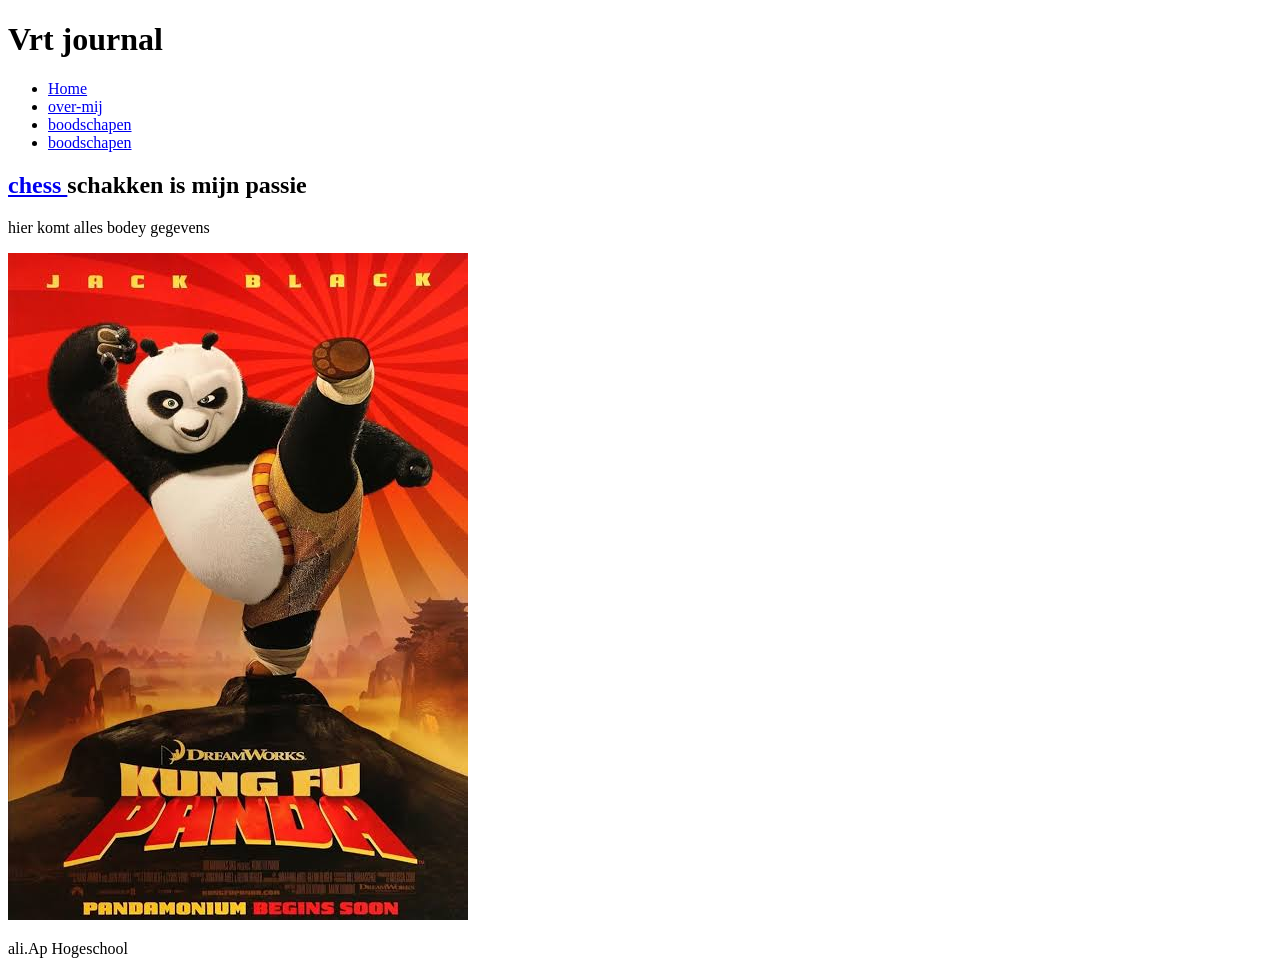
<file: labo-1/index.html>
<!DOCTYPE html>
<html lang="en">
<head>
    <meta charset="UTF-8">
    <meta name="viewport" content="width=device-width, initial-scale=1.0">
    <title>Vrt Journal</title>
  
</head>
<body>
    
    <header>
        <h1>Vrt journal</h1>
        <nav>
            <ul>
                <li><a href="index.html">Home</a></li>
                <li> <a href="over-mij.html">over-mij</a></li>
                <li> <a href="boodschappenLijst.html"> boodschapen</a></li>
                <li> <a href="boodschappenLijst.html"> boodschapen</a></li>

            

            </ul>
        </nav>
    </header>
    <main>
        <h2> <a href="https://www.chess.com/login_and_go?returnUrl=https://www.chess.com/home"> chess </a>schakken is mijn passie</h2>
    </main>
    <p>hier komt alles bodey gegevens</p>
    <img src="afbeelding/images.jpeg">

    <footer>
        <p>ali.Ap Hogeschool</p>
    </footer>
</body>
</html>
</file>
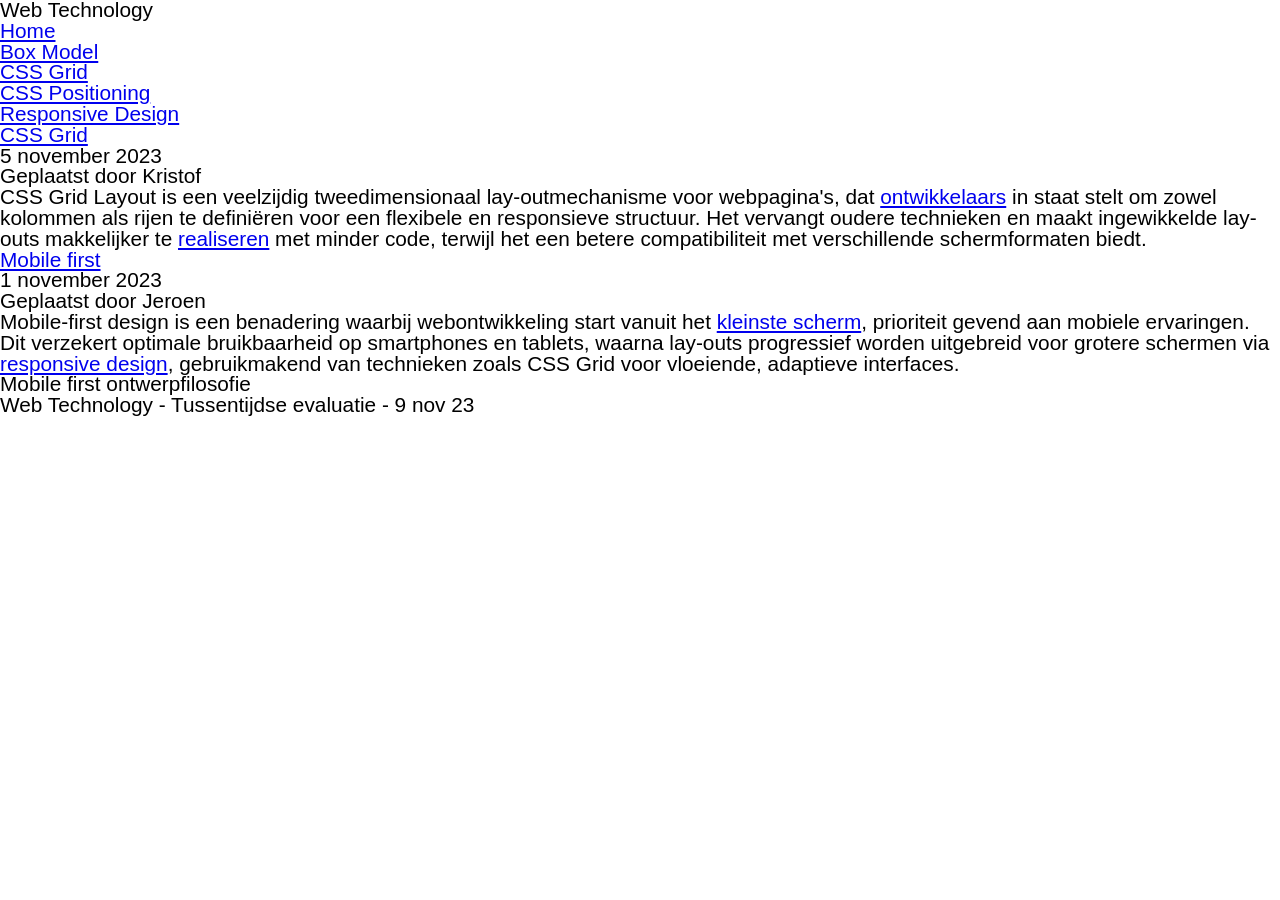
<file: 2324_WT_tussentijdse_evaluatie_november/opdracht/index.html>
<!DOCTYPE html>
<html lang="en">
<head>
	<meta charset="UTF-8">
	<meta http-equiv="X-UA-Compatible" content="IE=edge">
	<meta name="viewport" content="width=device-width, initial-scale=1.0">
	<link rel="stylesheet" href="reset.css">
	<link rel="stylesheet" href="stijl.css">
	<title>Web Technology - Tussentijdse test - 9 november 2023</title>
</head>
<body>
    <header>
        <h3><span></span><span></span><span></span></h3>
        <h1>Web Technology</h1>
        <nav>
            <ul>
                <li>
                    <a href="#" class="geselecteerd">Home</a>
                </li>
                <li>
                    <a href="#">Box Model</a>
                </li>
                <li>
                    <a href="#">CSS Grid</a>
                </li>
                <li>
                    <a href="#">CSS Positioning</a>
                </li>
                <li>
                    <a href="#">Responsive Design</a>
                </li>
            </ul>
        </nav>
    </header>
    <main>
        <article>
            <h2><a href="#">CSS Grid</a></h2>
            <h4>5 november 2023<br>Geplaatst door Kristof</h4>
            <p>CSS Grid Layout is een veelzijdig tweedimensionaal lay-outmechanisme voor webpagina's, dat <a href="#">ontwikkelaars</a> in staat stelt om zowel kolommen als rijen te definiëren voor een flexibele en responsieve structuur. Het vervangt oudere technieken en maakt ingewikkelde lay-outs makkelijker te <a href="#">realiseren</a> met minder code, terwijl het een betere compatibiliteit met verschillende schermformaten biedt.</p>
            <ul class="figuur figuur_1">
                <li></li>
                <li></li>
                <li></li>
                <li></li>
                <li></li>
            </ul>
        </article>
        <article>
            <h2><a href="#"> Mobile first</a></h2>
            <h4>1 november 2023<br>Geplaatst door Jeroen</h4>
            <p>Mobile-first design is een benadering waarbij webontwikkeling start vanuit het <a href="#">kleinste scherm</a>, prioriteit gevend aan mobiele ervaringen. Dit verzekert optimale bruikbaarheid op smartphones en tablets, waarna lay-outs progressief worden uitgebreid voor grotere schermen via <a href="#">responsive design</a>, gebruikmakend van technieken zoals CSS Grid voor vloeiende, adaptieve interfaces.</p>
            <div class="figuur figuur_2">
                <h3>Mobile first ontwerpfilosofie</h3>
                <p></p>
                <p></p>
            </div>
        </article>
    </main>
    <footer>
        <p>Web Technology - Tussentijdse evaluatie - 9 nov 23</p>
    </footer>
</body>
</html>
</file>
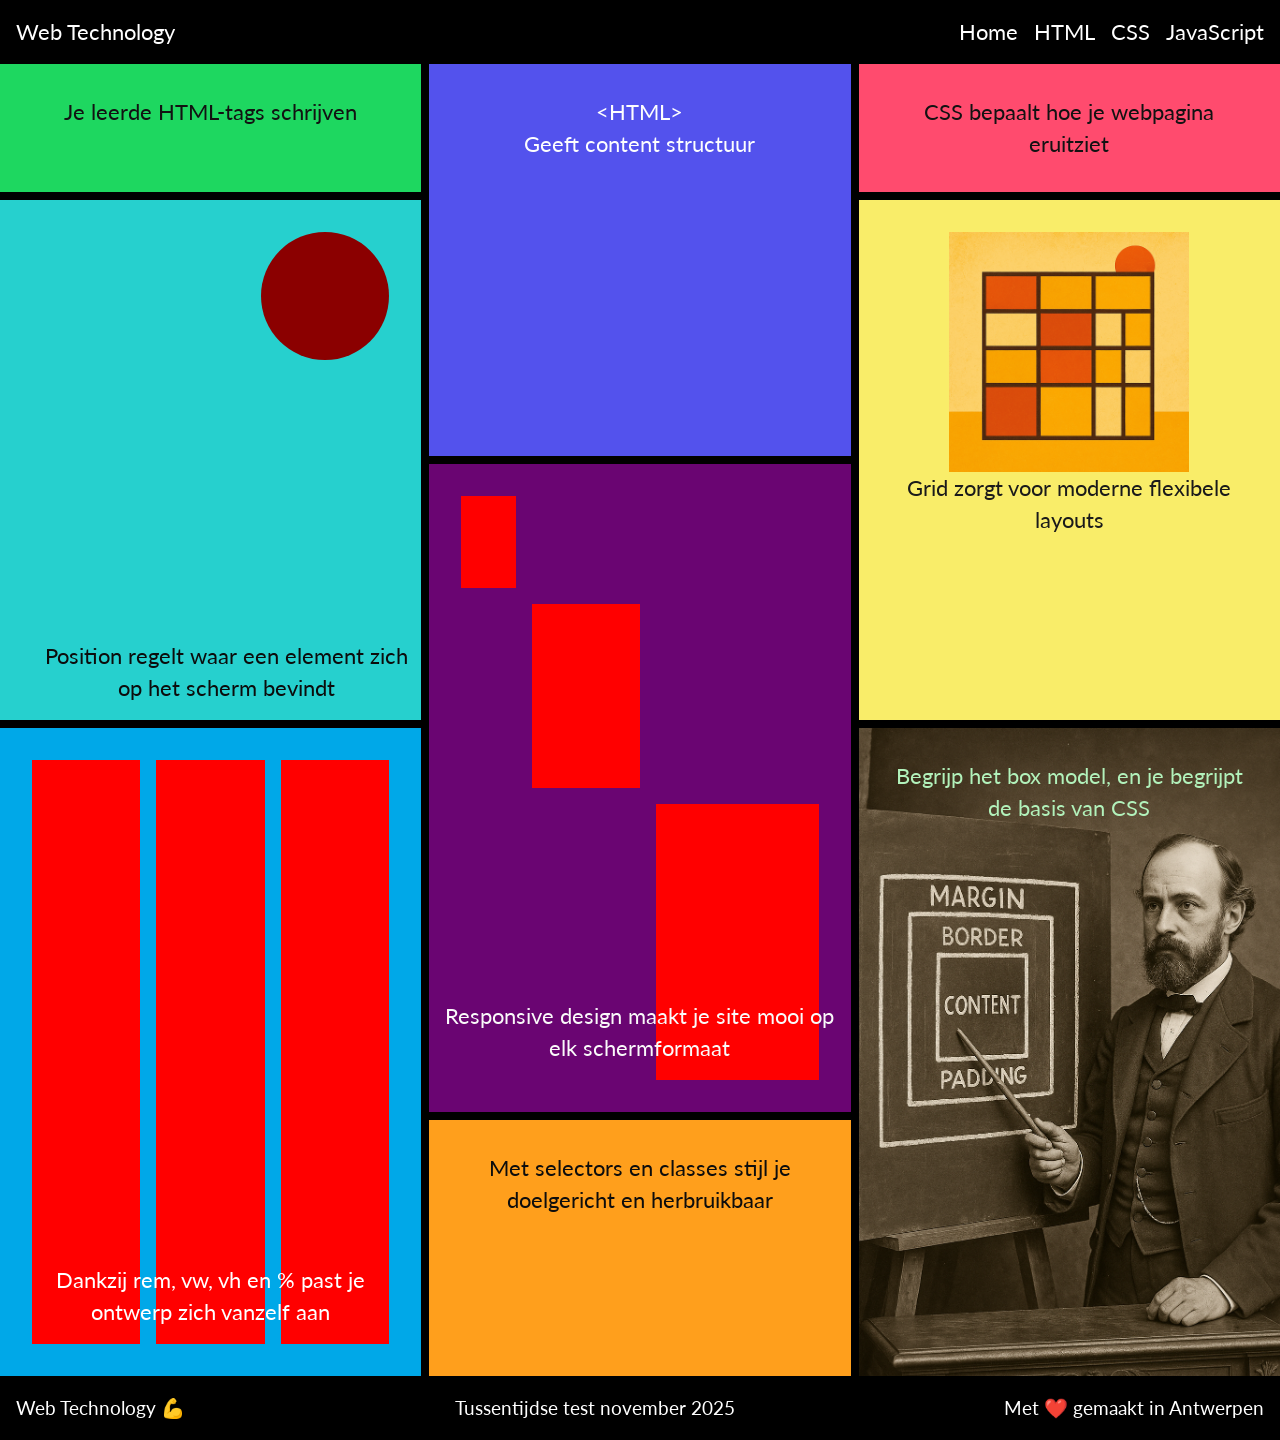
<file: 2526_wt_vaardigheidstoets_november_25 - kopie/opdracht/index.html>
<!DOCTYPE html>
<html lang="en">
<head>
	<meta charset="UTF-8">
	<meta http-equiv="X-UA-Compatible" content="IE=edge">
	<meta name="viewport" content="width=device-width, initial-scale=1.0">
	<link rel="stylesheet" href="reset.css">
	<link rel="preconnect" href="https://fonts.googleapis.com">
	<link rel="preconnect" href="https://fonts.gstatic.com" crossorigin>
	<link href="https://fonts.googleapis.com/css2?family=Lato:ital,wght@0,100;0,300;0,400;0,700;0,900;1,100;1,300;1,400;1,700;1,900&display=swap" rel="stylesheet">
	<link rel="stylesheet" href="stijl.css">
	<title>Web Technology - tussentijdse test november 2025</title>
</head>
<body>
	<header>
		<h1>Web Technology</h1>
		<nav>
			<ul>
				<li><a href="">Home</a></li>
				<li><a href="">HTML</a></li>
				<li><a href="">CSS</a></li>
				<li><a href="">JavaScript</a></li>
			</ul>
		</nav>
	</header>
	<main>
		<ul>
			<li><h2>Je leerde HTML-tags schrijven</h2></li>
			<li><h4>&lt;HTML&gt;</h4>
				<h2>Geeft content structuur</h2></li>
			<li><h2>CSS bepaalt hoe je webpagina eruitziet</h2></li>
			<li>
				<p></p>
				<h2>Position regelt waar een element zich op het scherm bevindt</h2></li>
			<li>
				<img src="grid.png" alt="">
				<h2>Grid zorgt voor moderne flexibele layouts</h2></li>
			<li>
				<p></p>
				<p></p>
				<p></p>
				<h2>Responsive design maakt je site mooi op elk schermformaat</h2></li>
			<li>
				<p></p>
				<p></p>
				<p></p>
				<h2>Dankzij rem, vw, vh en % past je ontwerp zich vanzelf aan</h2></li>
			<li>
				<h2>Begrijp het box model, en je begrijpt de basis van CSS</h2></li>
			<li>

				<h2>Met selectors en classes stijl je doelgericht en herbruikbaar</h2></li>
		</ul>
	</main>
	<footer>
		<ul>
			<li>Web Technology 💪</li>
			<li>Tussentijdse test november 2025</li>
			<li>Met ❤️ gemaakt in Antwerpen</li>
		</ul>
	</footer>
</body>
</html>
</file>
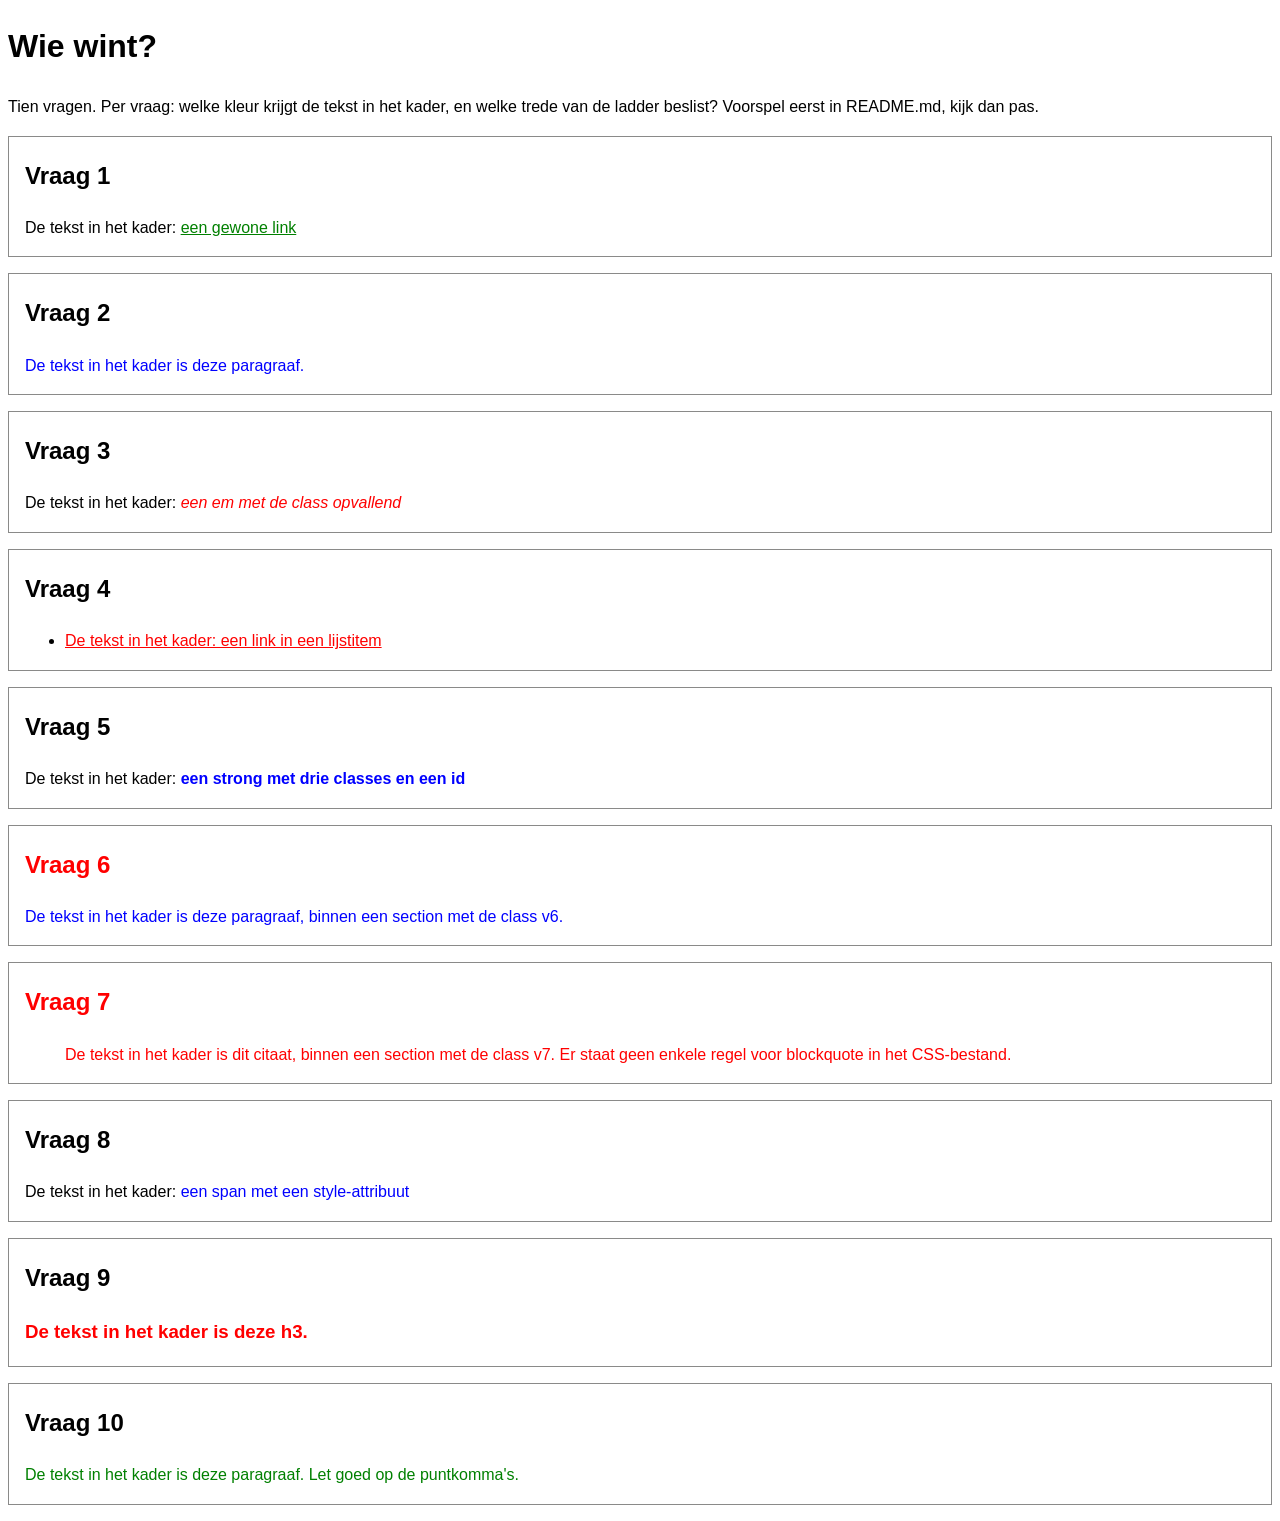
<file: labo-02/cascade/index.html>
<!-- index.html - oefening 3: voorspel, dan kijk. Wijzig dit bestand niet. -->
<!doctype html>
<html lang="nl">
  <head>
    <meta charset="utf-8">
    <meta name="viewport" content="width=device-width, initial-scale=1">
    <title>Wie wint? Tien vragen over de cascade</title>
    <link rel="stylesheet" href="css/stijl.css">
  </head>
  <body>
    <h1>Wie wint?</h1>
    <p>Tien vragen. Per vraag: welke kleur krijgt de tekst in het kader, en welke trede van de ladder beslist? Voorspel eerst in README.md, kijk dan pas.</p>

    <section class="vraag v1">
      <h2>Vraag 1</h2>
      <p>De tekst in het kader: <a href="#">een gewone link</a></p>
    </section>

    <section class="vraag v2">
      <h2>Vraag 2</h2>
      <p class="v2-tekst">De tekst in het kader is deze paragraaf.</p>
    </section>

    <section class="vraag v3">
      <h2>Vraag 3</h2>
      <p>De tekst in het kader: <em class="opvallend">een em met de class opvallend</em></p>
    </section>

    <section class="vraag v4">
      <h2>Vraag 4</h2>
      <ul>
        <li><a href="#">De tekst in het kader: een link in een lijstitem</a></li>
      </ul>
    </section>

    <section class="vraag v5">
      <h2>Vraag 5</h2>
      <p>De tekst in het kader: <strong class="een twee drie" id="v5-tekst">een strong met drie classes en een id</strong></p>
    </section>

    <section class="vraag v6">
      <h2>Vraag 6</h2>
      <p class="v6-tekst">De tekst in het kader is deze paragraaf, binnen een section met de class v6.</p>
    </section>

    <section class="vraag v7">
      <h2>Vraag 7</h2>
      <blockquote>De tekst in het kader is dit citaat, binnen een section met de class v7. Er staat geen enkele regel voor blockquote in het CSS-bestand.</blockquote>
    </section>

    <section class="vraag v8">
      <h2>Vraag 8</h2>
      <p>De tekst in het kader: <span class="v8-tekst" style="color: blue">een span met een style-attribuut</span></p>
    </section>

    <section class="vraag v9">
      <h2>Vraag 9</h2>
      <h3 class="v9-tekst">De tekst in het kader is deze h3.</h3>
    </section>

    <section class="vraag v10">
      <h2>Vraag 10</h2>
      <p class="v10-tekst">De tekst in het kader is deze paragraaf. Let goed op de puntkomma's.</p>
    </section>
  </body>
</html>
</file>
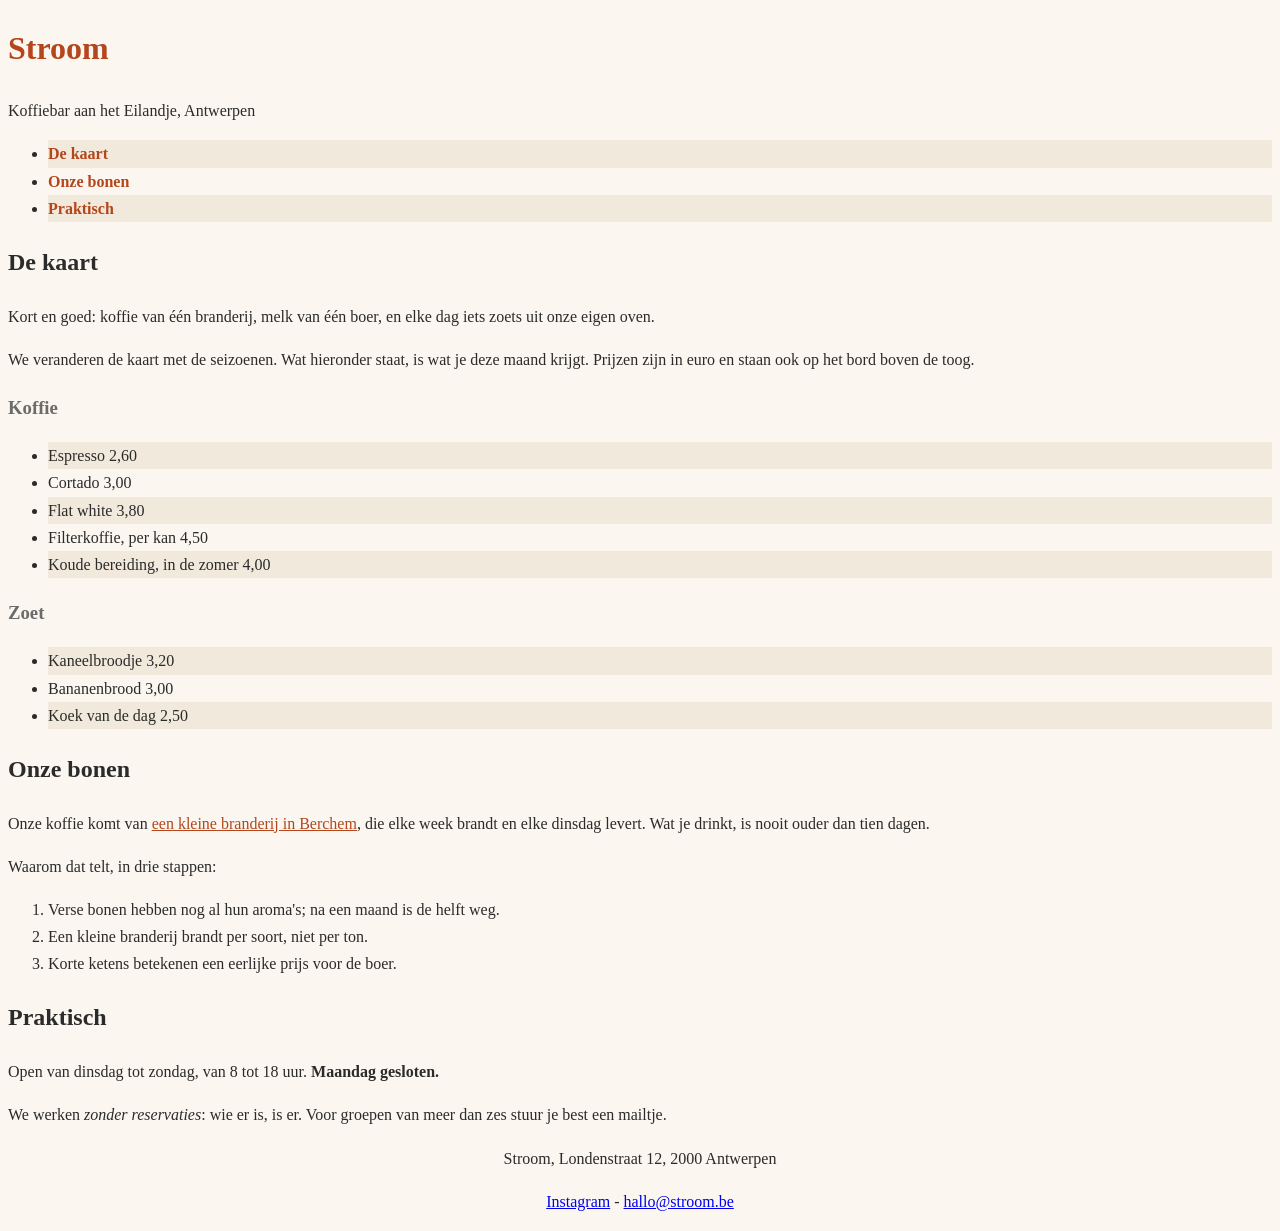
<file: labo-02/nabouw/index.html>
<!-- index.html - nabouw labo 2. Dit bestand mag je NIET wijzigen: geen class erbij, geen element verplaatst, geen style-attribuut. Jij schrijft css/stijl.css. -->
<!--
  Wat het screenshot niet kan tonen (hover en focus):
  - links in de navigatie: accentkleur, vet, geen onderstreping;
    bij hover en focus: inktkleur en onderstreept
  - links in main: accentkleur, onderstreept;
    bij hover en focus: papierkleur op een achtergrond in de accentkleur
  - links in de footer: gedempte kleur; bij hover en focus: accentkleur
-->
<!doctype html>
<html lang="nl">
  <head>
    <meta charset="utf-8">
    <meta name="viewport" content="width=device-width, initial-scale=1">
    <title>Stroom - koffiebar aan het Eilandje</title>
    <link rel="stylesheet" href="css/stijl.css">
  </head>
  <body>
    <header>
      <h1>Stroom</h1>
      <p class="slogan">Koffiebar aan het Eilandje, Antwerpen</p>
      <nav>
        <ul>
          <li><a href="#kaart">De kaart</a></li>
          <li><a href="#bonen">Onze bonen</a></li>
          <li><a href="#praktisch">Praktisch</a></li>
        </ul>
      </nav>
    </header>

    <main>
      <article>
        <h2 id="kaart">De kaart</h2>
        <p class="intro">Kort en goed: koffie van één branderij, melk van één boer, en elke dag iets zoets uit onze eigen oven.</p>
        <p>We veranderen de kaart met de seizoenen. Wat hieronder staat, is wat je deze maand krijgt. Prijzen zijn in euro en staan ook op het bord boven de toog.</p>

        <h3>Koffie</h3>
        <ul class="kaart">
          <li>Espresso <span class="prijs">2,60</span></li>
          <li>Cortado <span class="prijs">3,00</span></li>
          <li>Flat white <span class="prijs">3,80</span></li>
          <li>Filterkoffie, per kan <span class="prijs">4,50</span></li>
          <li>Koude bereiding, in de zomer <span class="prijs">4,00</span></li>
        </ul>

        <h3>Zoet</h3>
        <ul class="kaart">
          <li>Kaneelbroodje <span class="prijs">3,20</span></li>
          <li>Bananenbrood <span class="prijs">3,00</span></li>
          <li>Koek van de dag <span class="prijs">2,50</span></li>
        </ul>

        <h2 id="bonen">Onze bonen</h2>
        <p>Onze koffie komt van <a href="https://www.example.be">een kleine branderij in Berchem</a>, die elke week brandt en elke dinsdag levert. Wat je drinkt, is nooit ouder dan tien dagen.</p>
        <p>Waarom dat telt, in drie stappen:</p>
        <ol>
          <li>Verse bonen hebben nog al hun aroma's; na een maand is de helft weg.</li>
          <li>Een kleine branderij brandt per soort, niet per ton.</li>
          <li>Korte ketens betekenen een eerlijke prijs voor de boer.</li>
        </ol>

        <h2 id="praktisch">Praktisch</h2>
        <p>Open van dinsdag tot zondag, van 8 tot 18 uur. <strong>Maandag gesloten.</strong></p>
        <p>We werken <em>zonder reservaties</em>: wie er is, is er. Voor groepen van meer dan zes stuur je best een mailtje.</p>
      </article>
    </main>

    <footer>
      <p>Stroom, Londenstraat 12, 2000 Antwerpen</p>
      <p><a href="https://www.instagram.com">Instagram</a> - <a href="mailto:hallo@stroom.be">hallo@stroom.be</a></p>
    </footer>
  </body>
</html>
</file>
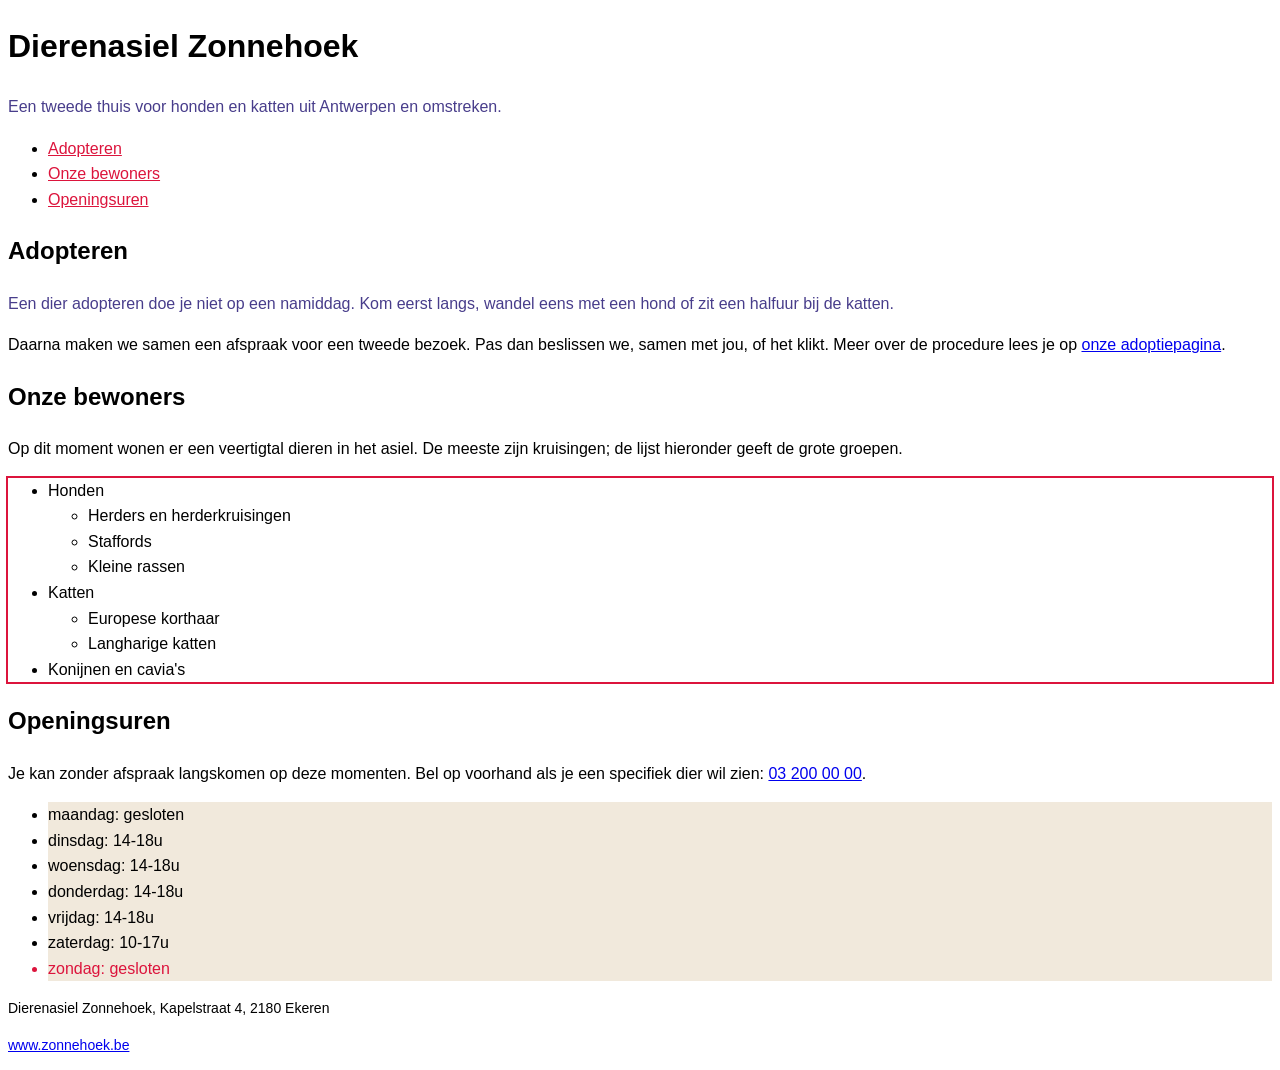
<file: labo-02/selectors/index.html>
<!-- index.html - oefening 2: selectors. Wijzig dit bestand niet; alles wat je nodig hebt, staat erin. -->
<!doctype html>
<html lang="nl">
  <head>
    <meta charset="utf-8">
    <meta name="viewport" content="width=device-width, initial-scale=1">
    <title>Dierenasiel Zonnehoek</title>
    <link rel="stylesheet" href="css/stijl.css">
  </head>
  <body>
    <header>
      <h1>Dierenasiel Zonnehoek</h1>
      <p class="slogan">Een tweede thuis voor honden en katten uit Antwerpen en omstreken.</p>
      <nav>
        <ul>
          <li><a href="#adopteren">Adopteren</a></li>
          <li><a href="#rassen">Onze bewoners</a></li>
          <li><a href="#uren">Openingsuren</a></li>
        </ul>
      </nav>
    </header>

    <main>
      <article>
        <h2 id="adopteren">Adopteren</h2>
        <p class="intro">Een dier adopteren doe je niet op een namiddag. Kom eerst langs, wandel eens met een hond of zit een halfuur bij de katten.</p>
        <p>Daarna maken we samen een afspraak voor een tweede bezoek. Pas dan beslissen we, samen met jou, of het klikt. Meer over de procedure lees je op <a href="https://www.zonnehoek.be/adoptie">onze adoptiepagina</a>.</p>

        <h2 id="rassen">Onze bewoners</h2>
        <p>Op dit moment wonen er een veertigtal dieren in het asiel. De meeste zijn kruisingen; de lijst hieronder geeft de grote groepen.</p>
        <ul class="rassen">
          <li>Honden
            <ul>
              <li>Herders en herderkruisingen</li>
              <li>Staffords</li>
              <li>Kleine rassen</li>
            </ul>
          </li>
          <li>Katten
            <ul>
              <li>Europese korthaar</li>
              <li>Langharige katten</li>
            </ul>
          </li>
          <li>Konijnen en cavia's</li>
        </ul>

        <h2 id="uren">Openingsuren</h2>
        <p>Je kan zonder afspraak langskomen op deze momenten. Bel op voorhand als je een specifiek dier wil zien: <a href="tel:+3232000000">03 200 00 00</a>.</p>
        <ul class="uren">
          <li>maandag: gesloten</li>
          <li>dinsdag: 14-18u</li>
          <li>woensdag: 14-18u</li>
          <li>donderdag: 14-18u</li>
          <li>vrijdag: 14-18u</li>
          <li>zaterdag: 10-17u</li>
          <li>zondag: gesloten</li>
        </ul>
      </article>
    </main>

    <footer>
      <p>Dierenasiel Zonnehoek, Kapelstraat 4, 2180 Ekeren</p>
      <p><a href="https://www.zonnehoek.be">www.zonnehoek.be</a></p>
    </footer>
  </body>
</html>
</file>
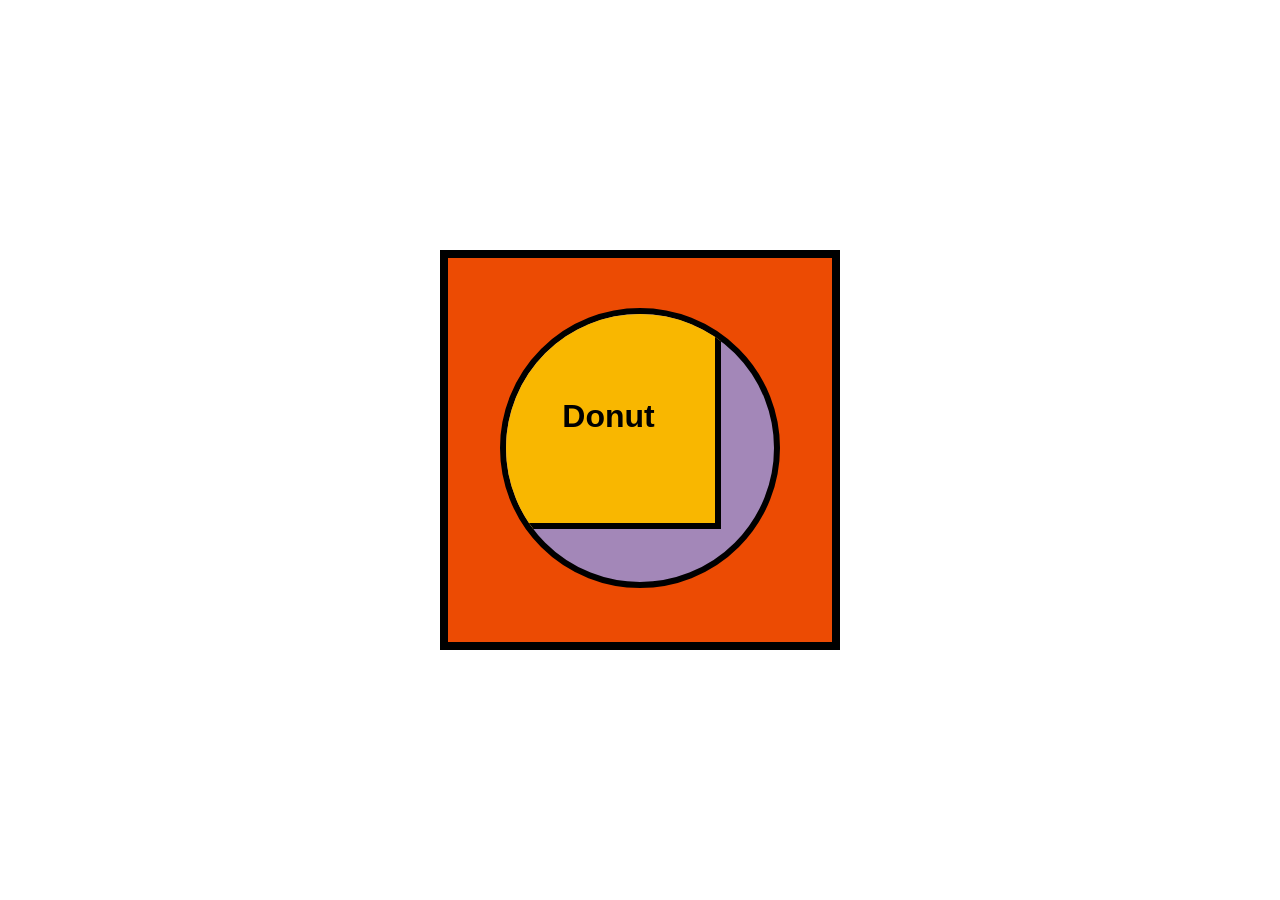
<file: labo-03/donut/index.html>
<!doctype html>
<html lang="en">
<head>
  <meta charset="utf-8">
  <meta name="viewport" content="width=device-width, initial-scale=1">
  <title>Labo 3 - Donut</title>
  <link rel="stylesheet" href="css/reset.css">
  <link rel="stylesheet" href="css/stijl.css">
</head>
<body>
  <!-- Do not change this file. Write your CSS in css/stijl.css. -->
  <main>
    <div>
      <h1>Donut</h1>
    </div>
  </main>
</body>
</html>
</file>
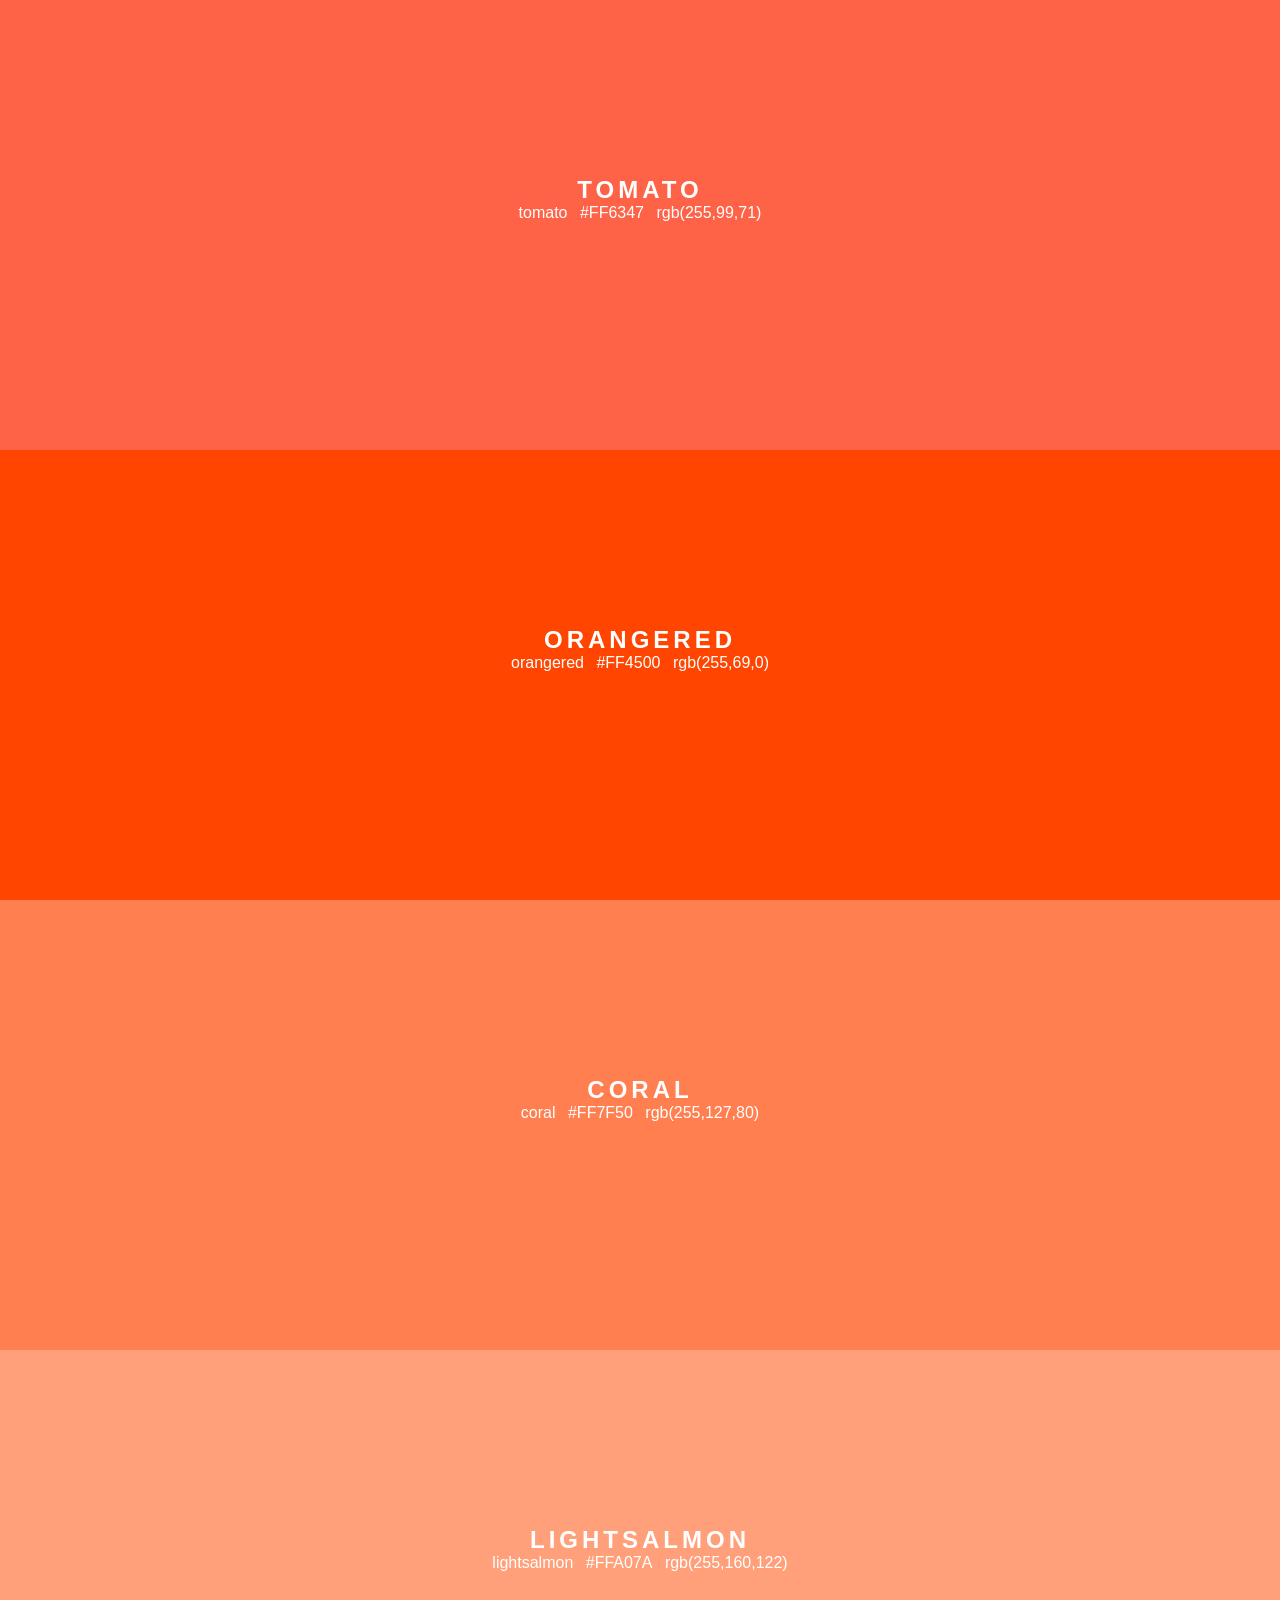
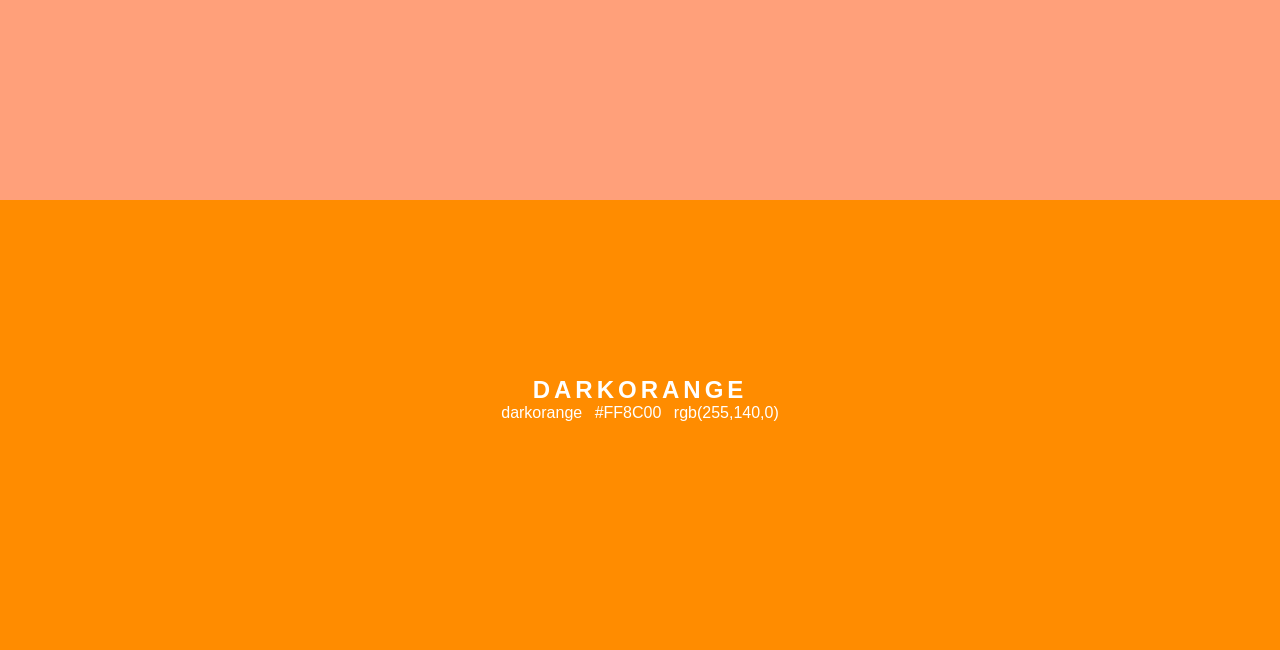
<file: labo-03/kleuren/index.html>
<!doctype html>
<html lang="en">
<head>
  <meta charset="utf-8">
  <meta name="viewport" content="width=device-width, initial-scale=1">
  <title>Labo 3 - Kleurenstalen</title>
  <link rel="stylesheet" href="css/reset.css">
  <link rel="stylesheet" href="css/stijl.css">
</head>
<body>
  <!-- Do not change this file. Write your CSS in css/stijl.css. -->
  <ul>
    <li class="tomato">
      <h2>TOMATO</h2>
      <p class="codes"><span>tomato</span> <span>#FF6347</span> <span>rgb(255,99,71)</span></p>
    </li>
    <li class="orangered">
      <h2>ORANGERED</h2>
      <p class="codes"><span>orangered</span> <span>#FF4500</span> <span>rgb(255,69,0)</span></p>
    </li>
    <li class="coral">
      <h2>CORAL</h2>
      <p class="codes"><span>coral</span> <span>#FF7F50</span> <span>rgb(255,127,80)</span></p>
    </li>
    <li class="lightsalmon">
      <h2>LIGHTSALMON</h2>
      <p class="codes"><span>lightsalmon</span> <span>#FFA07A</span> <span>rgb(255,160,122)</span></p>
    </li>
    <li class="darkorange">
      <h2>DARKORANGE</h2>
      <p class="codes"><span>darkorange</span> <span>#FF8C00</span> <span>rgb(255,140,0)</span></p>
    </li>
  </ul>
</body>
</html>
</file>
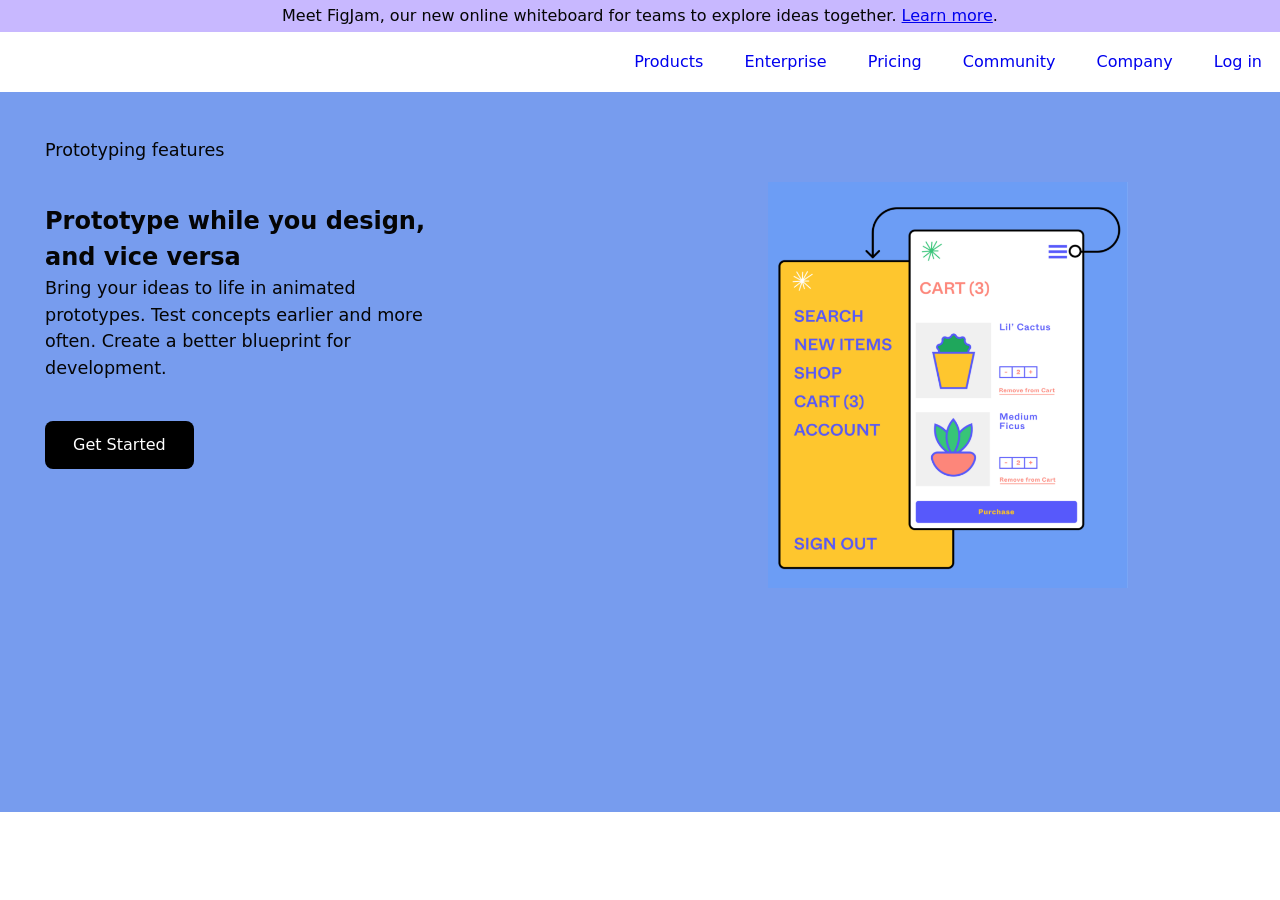
<file: labo-03/landing/index.html>
<!doctype html>
<html lang="en">
<head>
  <meta charset="utf-8">
  <meta name="viewport" content="width=device-width, initial-scale=1">
  <title>Labo 3 - Landingspagina</title>
  <link rel="stylesheet" href="css/reset.css">
  <link rel="stylesheet" href="css/stijl.css">
</head>
<body>
  <!-- Do not change this file. Write your CSS in css/stijl.css.
       Not visible in the screenshot: on :hover and :focus the links in the
       banner and in the navigation get an underline, and the button turns
       dark grey (#333333) instead of black. -->
  <div class="banner">
    <p>Meet FigJam, our new online whiteboard for teams to explore ideas together. <a href="#">Learn more</a>.</p>
  </div>
  <header>
    <nav>
      <ul>
        <li><a href="#">Products</a></li>
        <li><a href="#">Enterprise</a></li>
        <li><a href="#">Pricing</a></li>
        <li><a href="#">Community</a></li>
        <li><a href="#">Company</a></li>
        <li><a href="#">Log in</a></li>
      </ul>
    </nav>
  </header>
  <main>
    <article>
      <p class="bovenkop">Prototyping features</p>
      <h1>Prototype while you design, and vice versa</h1>
      <p>Bring your ideas to life in animated prototypes. Test concepts earlier and more often. Create a better blueprint for development.</p>
      <a href="#" class="knop">Get Started</a>
    </article><!-- no whitespace between these two tags: see syllabus 3.7 --><div class="afbeelding">
      <img src="afbeeldingen/prototype.png" alt="Prototype of a plant shop: a yellow menu panel next to a white cart screen">
    </div>
  </main>
</body>
</html>
</file>
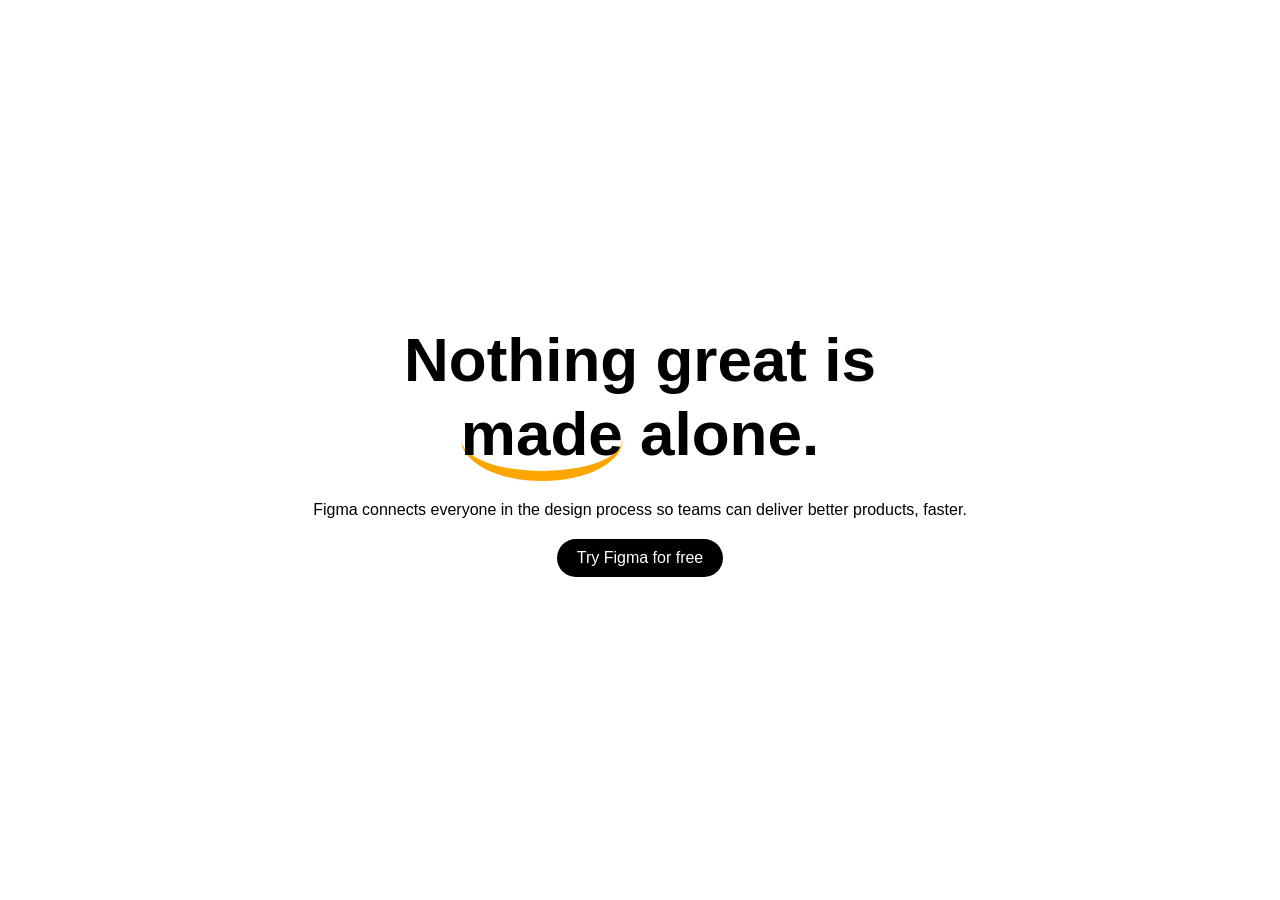
<file: labo-03/slogan/index.html>
<!doctype html>
<html lang="en">
<head>
  <meta charset="utf-8">
  <meta name="viewport" content="width=device-width, initial-scale=1">
  <title>Labo 3 - Slogan</title>
  <link rel="stylesheet" href="css/reset.css">
  <link rel="stylesheet" href="css/stijl.css">
</head>
<body>
  <!-- Do not change this file. Write your CSS in css/stijl.css.
       Not visible in the screenshot: on :hover and :focus the button turns
       dark grey (#333333) instead of black. -->
  <h2>Nothing great is <span>made</span> alone.</h2>
  <p>Figma connects everyone in the design process so teams can deliver better products, faster.</p>
  <a href="https://www.figma.com">Try Figma for free</a>
</body>
</html>
</file>
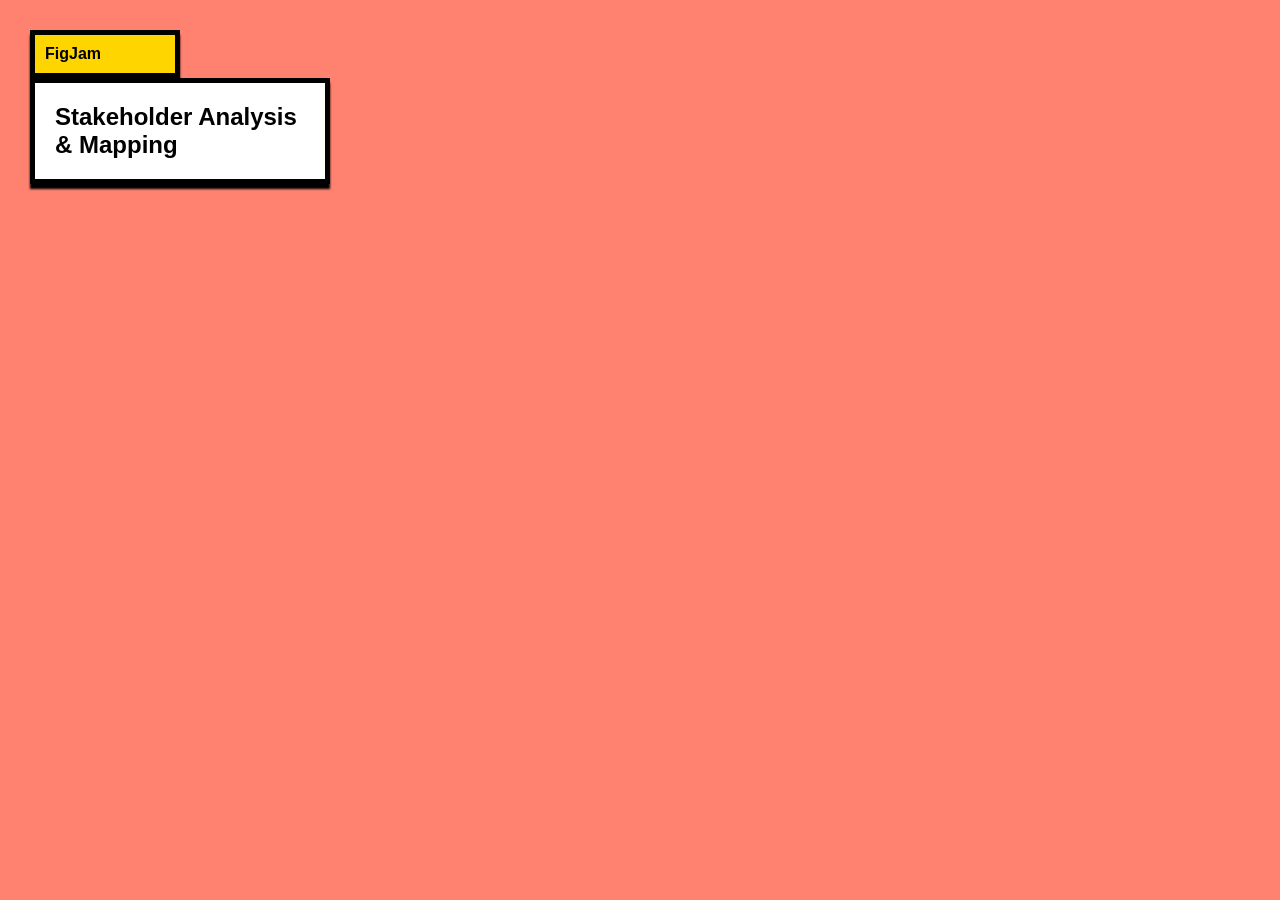
<file: labo-03/tabblad/index.html>
<!doctype html>
<html lang="en">
<head>
  <meta charset="utf-8">
  <meta name="viewport" content="width=device-width, initial-scale=1">
  <title>Labo 3 - Tabblad</title>
  <link rel="stylesheet" href="css/reset.css">
  <link rel="stylesheet" href="css/stijl.css">
</head>
<body>
  <!-- Do not change this file. Write your CSS in css/stijl.css. -->
  <h1>FigJam</h1>
  <h2>Stakeholder Analysis &amp; Mapping</h2>
</body>
</html>
</file>
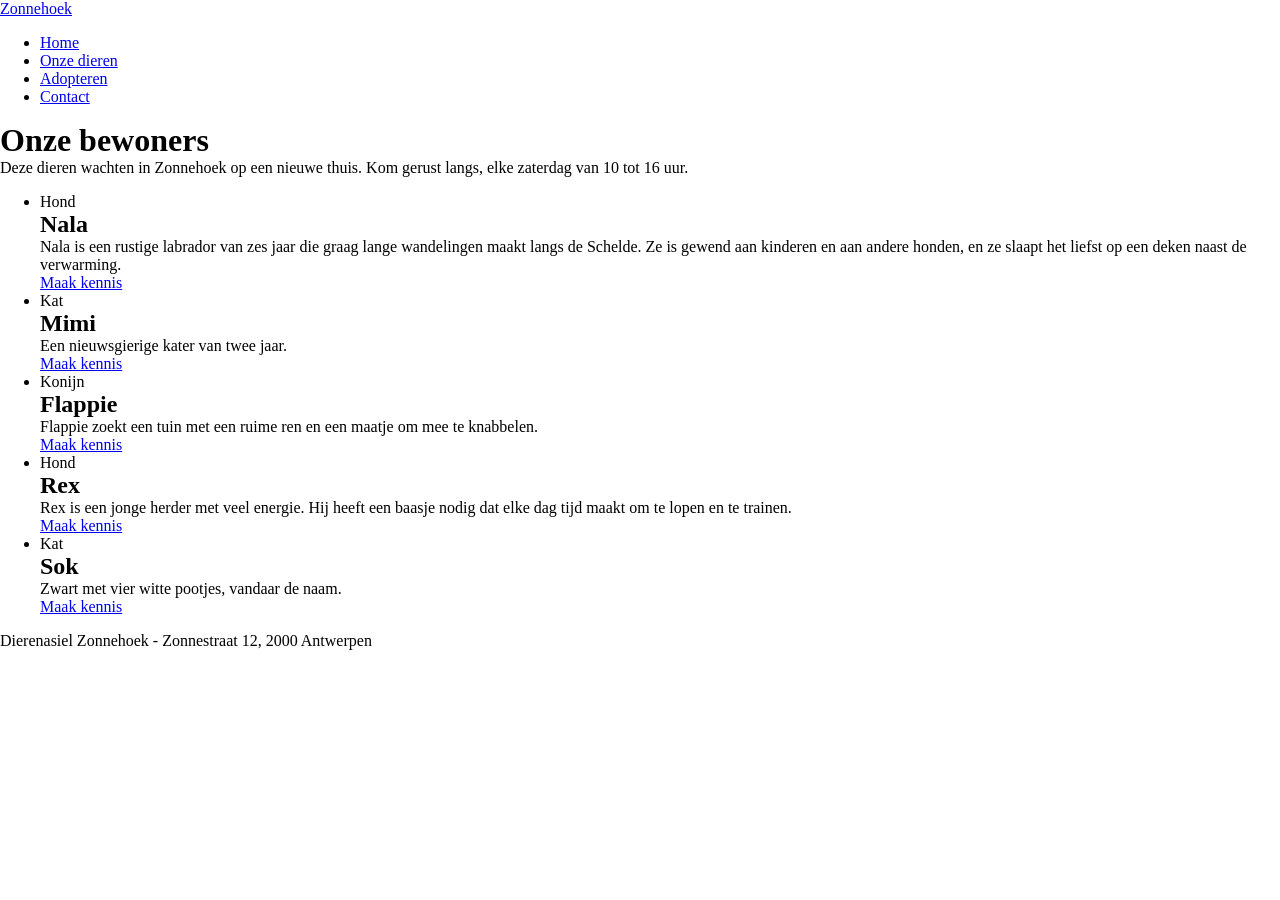
<file: labo-04/dierenasiel/index.html>
<!doctype html>
<html lang="nl">
<head>
  <meta charset="utf-8">
  <meta name="viewport" content="width=device-width, initial-scale=1">
  <title>Labo 4 - Dierenasiel Zonnehoek</title>
  <link rel="stylesheet" href="css/reset.css">
  <link rel="stylesheet" href="css/stijl.css">
</head>
<body>
  <!-- Do not change this file. Write your CSS in css/stijl.css.
       Not visible in the screenshot: on :hover and :focus the links in the
       navigation get an underline, and a button turns dark (#2b2b2b). -->
  <header>
    <a class="logo" href="index.html">Zonnehoek</a>
    <nav>
      <ul>
        <li><a href="index.html">Home</a></li>
        <li><a href="dieren.html" class="actief">Onze dieren</a></li>
        <li><a href="adopteren.html">Adopteren</a></li>
        <li><a href="contact.html">Contact</a></li>
      </ul>
    </nav>
  </header>
  <main>
    <h1>Onze bewoners</h1>
    <p class="intro">Deze dieren wachten in Zonnehoek op een nieuwe thuis. Kom gerust langs, elke zaterdag van 10 tot 16 uur.</p>
    <ul class="kaarten">
      <li class="kaart uitgelicht">
        <p class="soort">Hond</p>
        <h2>Nala</h2>
        <p class="beschrijving">Nala is een rustige labrador van zes jaar die graag lange wandelingen maakt langs de Schelde. Ze is gewend aan kinderen en aan andere honden, en ze slaapt het liefst op een deken naast de verwarming.</p>
        <a class="knop" href="#">Maak kennis</a>
      </li>
      <li class="kaart">
        <p class="soort">Kat</p>
        <h2>Mimi</h2>
        <p class="beschrijving">Een nieuwsgierige kater van twee jaar.</p>
        <a class="knop" href="#">Maak kennis</a>
      </li>
      <li class="kaart">
        <p class="soort">Konijn</p>
        <h2>Flappie</h2>
        <p class="beschrijving">Flappie zoekt een tuin met een ruime ren en een maatje om mee te knabbelen.</p>
        <a class="knop" href="#">Maak kennis</a>
      </li>
      <li class="kaart">
        <p class="soort">Hond</p>
        <h2>Rex</h2>
        <p class="beschrijving">Rex is een jonge herder met veel energie. Hij heeft een baasje nodig dat elke dag tijd maakt om te lopen en te trainen.</p>
        <a class="knop" href="#">Maak kennis</a>
      </li>
      <li class="kaart">
        <p class="soort">Kat</p>
        <h2>Sok</h2>
        <p class="beschrijving">Zwart met vier witte pootjes, vandaar de naam.</p>
        <a class="knop" href="#">Maak kennis</a>
      </li>
    </ul>
  </main>
  <footer>
    <p>Dierenasiel Zonnehoek - Zonnestraat 12, 2000 Antwerpen</p>
  </footer>
</body>
</html>
</file>
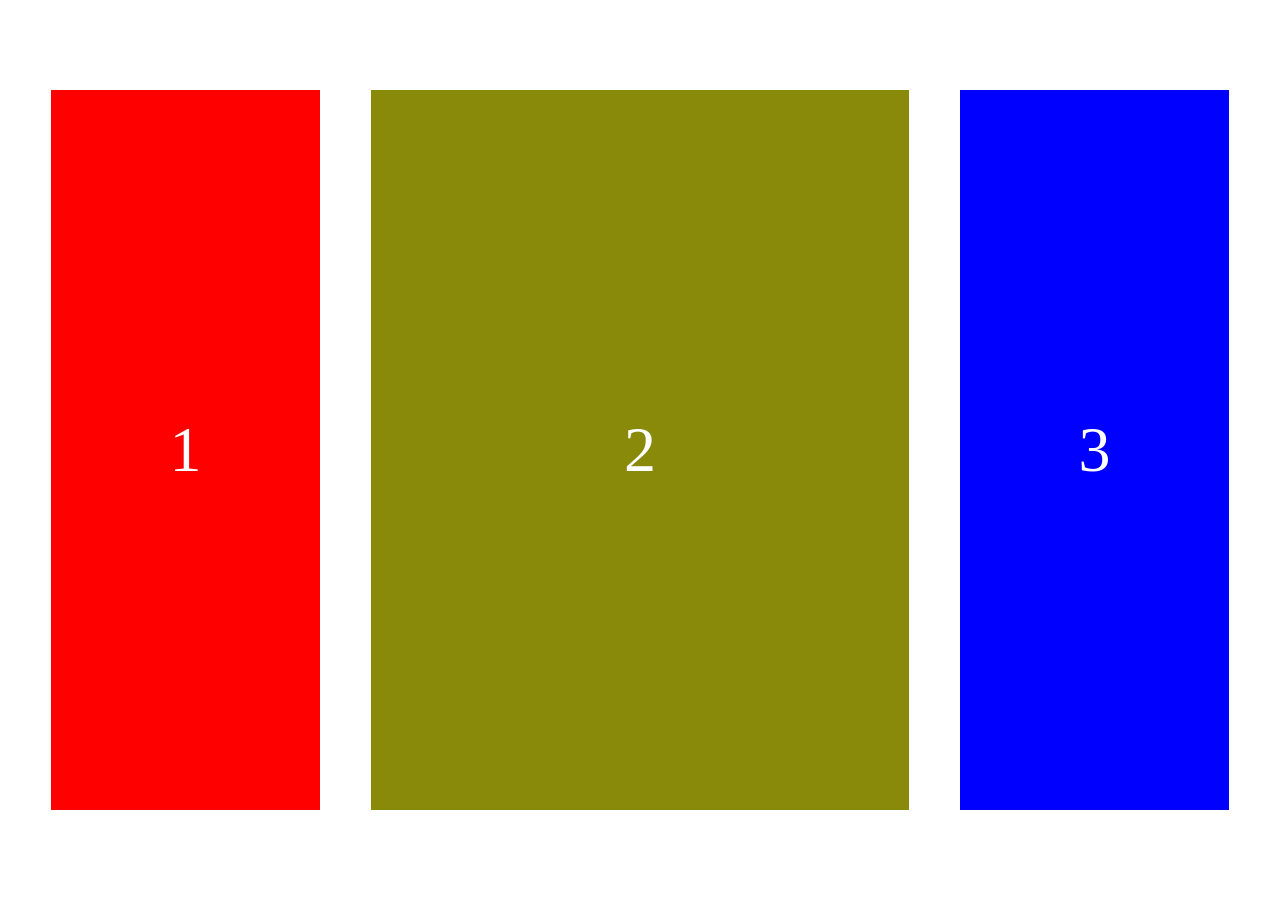
<file: labo-04/kolommen/index.html>
<!doctype html>
<html lang="nl">
<head>
  <meta charset="utf-8">
  <meta name="viewport" content="width=device-width, initial-scale=1">
  <title>Labo 4 - Drie kolommen</title>
  <link rel="stylesheet" href="css/reset.css">
  <link rel="stylesheet" href="css/stijl.css">
</head>
<body>
  <!-- Do not change this file. Write your CSS in css/stijl.css. -->
  <main>
    <div>1</div>
    <div>2</div>
    <div>3</div>
  </main>
</body>
</html>
</file>
<file: 2324_WT_tussentijdse_evaluatie_november/opdracht/stijl.css>
/* drie basisstijlregels om je te helpen */
:root {font-size: 100%;  /* zet je dit op 62.5%, dan is elke rem 10px waard, anders 16px */ }
html {box-sizing: border-box;}
*, *:before, *:after {box-sizing: inherit;}

/*
Blijf rustig. Denk goed na. Blijf niet te lang hangen bij details.
Studenten met kleurenblindheid: probeer de kleuren naar best vermogen aan te brengen. Maak je geen zorgen.
Gebruikte kleuren:
oranje / #f87f4b
roze / #fab8d3
groen / #37bb95
geel / #f0eb70
paars / #9270c4
Verder: black (zwart) en #f5f5f5 (grijs)
*/

body {
    font-family: Arial, Helvetica, sans-serif;
    font-size: 1.3rem;}
</file>
<file: 2526_wt_vaardigheidstoets_november_25 - kopie/opdracht/stijl.css>
/* drie basisstijlregels om je te helpen */
:root {font-size: 100%;  /* zet je dit op 62.5%, dan is elke rem 10px waard, anders 16px */ }
html {box-sizing: border-box;}
*, *:before, *:after {box-sizing: inherit;}


/* gebruikte kleuren */

main ul li:nth-child(1) {background-color: #1ED760;color: #121212;}
main ul li:nth-child(2) {background-color: #5352ED;color: #FDFEFE;}
main ul li:nth-child(3) {background-color: #FF4B6E;color: #121212;}
main ul li:nth-child(4) {background-color: #26D0CE;color: #0C0C0C;}
main ul li:nth-child(5) {background-color: #F9ED69;color: #1A1A1A;}
main ul li:nth-child(6) {background-color: #6A0572;color: #FAFAFA;}
main ul li:nth-child(7) {background-color: #00A8E8;color: #FFF;}
main ul li:nth-child(8) {background-color: #1E1E1E;color: #B2F2BB;}
main ul li:nth-child(9) {background-color: #FF9F1C;color: #0D0D0D;}

/* de andere gebruikte kleuren zijn black, white en red (elementen van de grids binnen de figuren) */

body {
    font-size: 1.4rem;
    font-family: lato, arial, sans-serif;
    line-height: 2rem;
    display:grid;
    grid-template-rows: auto 1fr auto;
    grid-template-areas:
    "kop"
    "inhout"
    "voet";
    background-color: black;
}
header{
    color:white;
    padding:1rem;
    position: sticky;
    top:0;
    background-color: black;
}
nav a{
    color:white;
    text-decoration: none;
}
header nav ul{
    display: flex;
    gap:1rem;
}
nav a:hover{
background-color: white;
}

main ul{
    display: grid;
    gap:0.5rem;

}
main ul li img{
    display: none;
}
main ul li{
    text-align: center;
    padding:2rem;
}

footer ul{
    color:white;
    display: flex;
    justify-content:space-between ;
    padding: 1rem;
    text-align: center;
    font-size: 1.2rem;
    gap:1rem
}
/* 1200/16=75rem */

@media(min-width:5rem)  {
    header{
        display: flex;
        justify-content: space-between;
    }

    main ul li img{
        display: block;  
        max-width: 100%;
        width: 15rem;
        margin:auto;
    }
    main ul{
        display: grid;
        grid-template-columns: repeat(3,1fr);
        grid-template-rows: 1fr 2fr 2fr 3fr 2fr ;
    }

     main ul li:nth-child(2){
        grid-column: 2/3;
        grid-row:1/3;
    }
      main ul li:nth-child(4){
        position: relative;
        grid-column: 1/2;
        grid-row:2/4;
        grid-template-rows: 1fr 1fr;
    }

     main ul li:nth-child(4) p{
       position: absolute;
       background-color:darkred;
       width: 8rem;
       height: 8rem;
       border-radius: 50%;
       top: 2rem;
       right:2rem;
    }
     main ul li:nth-child(4) h2{
        position: absolute;
        bottom: 1rem;
    }
     
      main ul li:nth-child(5){
        grid-column: 3/3;
        grid-row:2/4;
    }
    
      main ul li:nth-child(6){
        position: relative;
        grid-column: 2/3;
        grid-row:3/5;
        display: grid;
        grid-template-columns: 1fr 2fr 3fr;
        grid-template-rows: 1fr 2fr 3fr;
        gap:1rem;
    }
     main ul li:nth-child(6) p{
        background-color: red;

    }
     /* main ul li:nth-child(6) p:nth-child(1){
        grid-column: 1/2;

    } */
    main ul li:nth-child(6) p:nth-child(2){
        grid-column: 2/3;
        grid-row: 2/3;

        
    }
     main ul li:nth-child(6) p:nth-child(3){
        grid-column: 3/4;
        grid-row: 3/4;
    }
    main ul li:nth-child(6) h2{
        position: absolute;
        bottom: 2rem;
        padding: 1rem;
    }
    main ul li:nth-child(7){
        position: relative;
        display: grid;
        grid-template-columns: 1fr 1fr 1fr;
        grid-column: 1/2;
        grid-row:4/6;
        gap:1rem;
    }
     main ul li:nth-child(7) p{
        background-color: red;
    }
      main ul li:nth-child(7) h2{
        position: absolute;
        bottom: 2rem;
        padding: 1rem;
    }
  
     main ul li:nth-child(8){
        background-image: url(boxmodel.png);
        background-size: 30rem ;
        background-repeat: no-repeat;
        grid-column: 3/3;
        grid-row:4/6;
    }

   
}
</file>
<file: labo-02/cascade/css/stijl.css>
/* stijl.css - oefening 3: voorspel, dan kijk. Wijzig dit bestand niet. */

/* Opmaak van de pagina zelf; doet niet mee in de vragen. */
body {
  font-family: Verdana, sans-serif;
  line-height: 1.6;
}

.vraag {
  border: 1px solid #8a8a89;
  padding: 0 1rem;
  margin-bottom: 1rem;
}

/* ---- vraag 1 ---- */
a {
  color: green;
}

/* ---- vraag 2 ---- */
.v2-tekst {
  color: red;
}

.v2-tekst {
  color: blue;
}

/* ---- vraag 3 ---- */
.opvallend {
  color: red;
}

em {
  color: blue;
}

/* ---- vraag 4 ---- */
.v4 > a {
  color: green;
}

.v4 a {
  color: red;
}

/* ---- vraag 5 ---- */
.een.twee.drie {
  color: red;
}

#v5-tekst {
  color: blue;
}

/* ---- vraag 6 ---- */
.v6 {
  color: red;
}

.v6-tekst {
  color: blue;
}

/* ---- vraag 7 ---- */
.v7 {
  color: red;
}

/* ---- vraag 8 ---- */
.v8-tekst {
  color: red;
}

/* ---- vraag 9 ---- */
h3 {
  color: red !important;
}

.v9-tekst {
  color: blue;
}

/* ---- vraag 10 ---- */
.v10-tekst {
  color: green;
  font-size: 1.5rem
  color: blue;
}
</file>
<file: labo-02/nabouw/css/stijl.css>
:root
{
  --color-paper:#fbf7f0;
  --color-inkt:#2b2b2b;
  --color-muted:#6b6b6b;
  --color-accent:#b5451b;
  --color-zebra:#f1e9dc;

}
body{
  background-color: var(--color-paper);
  color: var(--color-inkt);
  line-height: 1.7;
}
h1{
  color: var(--color-accent);
  font-weight: 0.25rem;
}
li a{
  color: var(--color-accent);
  text-decoration: none;
  font-weight:bold;

}
li a:hover{
  color: var(--color-inkt);
  text-decoration: underline;
}
main a{
  color: var(--color-accent);
  text-decoration: underline;
}

article h3{
  color: var(--color-muted);
}
ul li:nth-child(odd)  {
  background-color: var(--color-zebra);
}
footer {

  text-align: center;
  
}
</file>
<file: labo-02/selectors/css/stijl.css>
/* stijl.css - oefening 2: selectors schrijven en lezen */

/* Schrijf onder elke opdracht de regel met de selector die precies die
   elementen raakt. Gebruik de declaratie die erbij staat, zodat je in de
   browser meteen ziet wat je raakte. Voeg niets toe aan index.html. */

body {
  font-family: Verdana, sans-serif;
  line-height: 1.6;
 
}

/* 1. alle links in de navigatie -> color: crimson; */
nav a{
      color:crimson; 

}


/* 2. alleen de paragrafen in de footer -> font-size: 0.875rem; */

footer p {
      font-size: 0.875rem;
}


/* 3. alleen de lijstitems van het BUITENSTE niveau in de lijst met de class
      rassen (dus niet de items van de binnenlijsten) -> outline: 2px solid crimson;
      (outline tekent een kader rond precies het element dat je raakte; de
      property zelf komt in hoofdstuk 3) */

      .rassen{
            outline: 2px solid crimson;
      }


/* 4. de paragraaf die onmiddellijk na elke h2 komt -> font-style: italic; */

h2 p {
      font-style: italic;
}


/* 5. elk oneven item in de lijst met openingsuren -> background-color: #f1e9dc; */

.uren li{
      background-color:#f1e9dc;

}


/* 6. het laatste item in de lijst met openingsuren -> color: crimson; */

.uren li:last-child{
      color:crimson;
}


/* 7. de slogan en de intro tegelijk, in één regel -> color: darkslateblue; */
.slogan, .intro{
      color:darkslateblue;

}


/* 8. elke link in main wanneer de muis erover gaat OF wanneer ze focus heeft
      -> background-color: yellow; */
      main a:focus, main a:hover{
            background-color: yellow;
      }



/* ---- Lezen: welke elementen raken deze vijf selectors? Schrijf het antwoord
   in één zin per selector in README.md. Verander hier niets. ---- */

/* a. header nav ul li a */
/* hier wordt alle a elementen die in header, nav, ul en li staan geraakt.
/* b. article > p *
/* alle paragramf die in article staan wordt geraakt.
/* c. .uren li:nth-child(3) */
/* de deerde lijst in de klass uren wordt hier door geraakt.
/* d. h2 ~ p */
/*alle paragram die een h2 volgt wordt geraakt.
/* e. .rassen li:first-child */
/* eerste element van de lijst of eerst lijst die in de klass rassen zetten wordt hiet door geraakt.
</file>
<file: labo-03/donut/css/stijl.css>
/* stijl.css - labo 3, donut (reset.css is linked before this file) */

/* === tokens === */
:root {
    --kleur-Oranje: #ec4b03;
    --kleur-Geel :#f9b700;
    --kleur-paars:#a387b8;


}

/* === your rules === */

body{
    display:flex;
    justify-content:center;
    align-items:center;
    height:100vh;
}

main{
    background-color: var(--kleur-Oranje);
    border:solid 0.5rem black;
    height:400px;
    width:400px;
}
div{
    background-color: var(--kleur-paars);
    width: 280px;
    height: 280px;
    margin: 50px auto;
    border-radius: 50%;
    border:solid 0.4rem black;
    overflow:hidden;

}
h1{
    background-color:  var(--kleur-Geel);
    width: 225px;
    height: 225px;
    display: flex;
    justify-content: center;
    align-items: center;
    border:solid 0.4rem black;
    margin-top: -10px;
    margin-left: -10px;
    font-family: arial, sans-serif;

}
</file>
<file: labo-03/kleuren/css/stijl.css>
/* stijl.css - labo 3, kleuren (reset.css is linked before this file) */

/* === tokens === */
:root {
    tomato: #ff6347;
    orangered: #ff4500;
    coral: #ff7f50;
    lightsalmon: #ffa07a;
    darkorange: #ff8c00;

}
body{
    font-family:arial, sans-serif;
    color:white;
    text-align: center;
    background-color:black;
}
ul{
    background-color: tomato;
    list-style: none;
    margin: 0;
    padding: 0;

}
li{
    height: 50vh;
    padding-top:11rem;
}
h2{
    letter-spacing: 0.25rem;
}
span{
    margin:0 0.25rem;
}

.tomato{
    background-color: tomato;
}
.orangered{
    background-color: orangered;
}
.coral{
    background-color: coral;
}
.lightsalmon{
    background-color: lightsalmon;
}
.darkorange{
    background-color: darkorange;
}
</file>
<file: labo-03/landing/css/stijl.css>
/* stijl.css - labo 3, landing (reset.css is linked before this file) */

/* === tokens === */
:root {
    --kleur-banner: #c8b8ff;
    --kleur-hero: #779cee;
    --kleur-tekst-donker: #050505;
    --kleur-knop-achtergrond: #000000;
    --kleur-knop-tekst: #ffffff;
}


body {
    font-family: system-ui, -apple-system, BlinkMacSystemFont, 'Segoe UI', Roboto, sans-serif;
    color: var(--kleur-tekst-donker);
    line-height: 1.5;
}

ul {
    list-style: none;
    margin: 0;
    padding: 0;
    text-align: right;
}

li {
    list-style-position: inside;
    display: inline-block;
    padding: 2vh;
}

li a {
    text-decoration: none;
}

img {
    width: 40vh;
    height: auto;
    margin-top: 10vh;
}


.banner {
    background-color: var(--kleur-banner);
    text-align: center;
    padding: 0.25rem;
}

main {
    background-color: var(--kleur-hero);
    display: flex;
    height: 80vh;
}

article {
    width: 60%;
    padding: 5vh;
}
article h1{
    max-width: 400px;
}

article h2 {
    font-size: 3rem;
    font-weight: 700;
    letter-spacing: -0.03em;
    margin-top: 0;
    margin-bottom: 1.5rem;
}

article p {
    font-size: 1.1rem;
    max-width: 400px;
    margin-bottom: 2.5rem;
}

.knop { 
    display: inline-block;
    background-color: var(--kleur-knop-achtergrond);
    color: var(--kleur-knop-tekst);
    text-decoration: none;
    font-weight: 500;
    padding: 0.75rem 1.75rem;
    border-radius: 8px; 
}
</file>
<file: labo-03/slogan/css/stijl.css>
/* stijl.css - labo 3, slogan (reset.css is linked before this file) */

/* === tokens === */
:root {

}

/* === your rules === */
body{
    margin: 0;
    display: flex;
    flex-direction: column;
    justify-content: center;
    align-items: center;
    text-align: center;
    font-family: 'Helvetica Neue', Helvetica, Arial, sans-serif;
    min-height: 100vh;
}
h2{
    font-size: 62px;
    font-weight: 700; 
    line-height: 1.2;
    max-width: 600px;
}
h2 span{
    position: relative;
    display: inline-block;
    border-bottom: 10px solid orange;    ;
    border-radius: 50%;
    
}
p{
    margin-top: 20px;
}
a{
    background-color:black;
    color: white;
    text-decoration: none;
    border-radius: 25px;
    padding: 10px 20px;
    margin-top: 20px;
}
</file>
<file: labo-03/tabblad/css/stijl.css>
/* stijl.css - labo 3, tabblad (reset.css is linked before this file) */

/* === tokens === */
:root {

    --achtergrondkleur:#ff816f;
    --tabbladkleur:#ffd500;
    --kartelkleur:#ffffff;
    --randenkleur:#000000;
}

/* === your rules === */
body{
    background-color: var(--achtergrondkleur);
    font-family: arial, sans-serif;
}
h1{
    font-size: 1rem;
    background-color: var(--tabbladkleur);
    border: 5px solid var(--randenkleur);
    width:150px;
    padding: 10px;
    margin: 30px 0 0 30px;
    box-shadow: 0px 5px 2px  var(--randenkleur);

    
}
h2{
    background-color: var(--kartelkleur);
    border: 5px solid var(--randenkleur);
    margin-left:30px;
    width: 300px;
    padding: 20px;
    box-shadow: 0px 5px 2px  var(--randenkleur);


}
</file>
<file: labo-04/dierenasiel/css/stijl.css>
/* stijl.css - labo 4, dierenasiel (reset.css is linked before this file) */

/* === tokens === */
:root {

}

/* === your rules === */
</file>
<file: labo-04/kolommen/css/stijl.css>
/* stijl.css - labo 4, kolommen (reset.css is linked before this file) */

/* === tokens === */
:root {

}

/* === your rules === */
/*
main{
    display: flex;
    padding:10vh 4vw;
    height:100vh;
    gap:4vw;


}
div{
    flex:1;
    display: flex;
    justify-content: center;
    align-items: center;
    color:white;
    font-size: 2rem;
}
div:nth-child(1){
    background-color:aqua;

}
div:nth-child(2){
    background-color:red;
    flex:2;
}
div:nth-child(3){
    background-color:yellow;
}
*/
main{
    display: grid;
    grid-template-columns: 1fr 2fr 1fr;
    height: 100vh;
    padding:10vh 4vw;
    grid-gap:4vw;
}
div{
    display:flex;
    justify-content: center;
    align-items: center;
    color:white;
    font-size: 4rem;

}
div:nth-child(1){
    background:red;
}
div:nth-child(2){
    background-color:rgb(137, 137, 10);
}
div:nth-child(3){
    background-color: blue;
}
</file>
